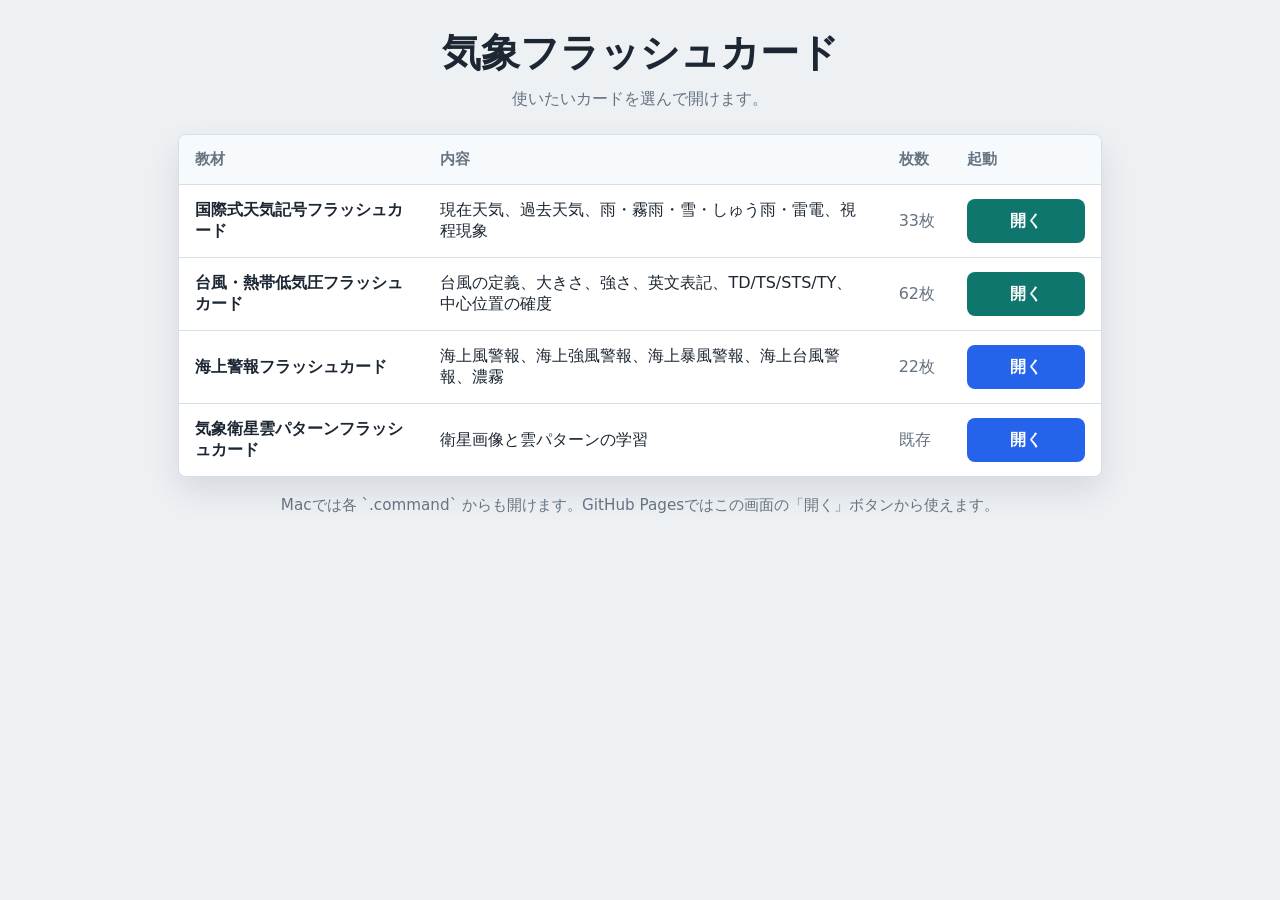
<file: index.html>
<!DOCTYPE html>
<html lang="ja">
<head>
  <meta charset="UTF-8">
  <meta name="viewport" content="width=device-width, initial-scale=1.0">
  <title>気象フラッシュカード</title>
  <style>
    :root {
      --bg: #eef1f4;
      --panel: #ffffff;
      --ink: #1d2733;
      --muted: #667381;
      --line: #d8dee6;
      --accent: #0f766e;
      --accent-dark: #115e59;
      --blue: #2563eb;
      --shadow: 0 14px 32px rgba(31, 41, 55, 0.12);
    }

    * {
      box-sizing: border-box;
    }

    body {
      margin: 0;
      min-height: 100vh;
      font-family: system-ui, -apple-system, BlinkMacSystemFont, "Hiragino Sans", "Yu Gothic", sans-serif;
      color: var(--ink);
      background: var(--bg);
    }

    main {
      width: min(960px, 100%);
      margin: 0 auto;
      padding: 28px 18px 36px;
    }

    header {
      margin-bottom: 22px;
      text-align: center;
    }

    h1 {
      margin: 0 0 8px;
      font-size: clamp(1.7rem, 5vw, 2.45rem);
      line-height: 1.25;
    }

    p {
      margin: 0;
      color: var(--muted);
      line-height: 1.7;
    }

    .table-wrap {
      overflow-x: auto;
      background: var(--panel);
      border: 1px solid var(--line);
      border-radius: 8px;
      box-shadow: var(--shadow);
    }

    table {
      width: 100%;
      border-collapse: collapse;
      min-width: 700px;
    }

    th,
    td {
      padding: 14px 16px;
      border-bottom: 1px solid var(--line);
      text-align: left;
      vertical-align: middle;
    }

    th {
      background: #f7fafc;
      color: var(--muted);
      font-size: 0.95rem;
      font-weight: 650;
    }

    tr:last-child td {
      border-bottom: 0;
    }

    .title {
      font-weight: 700;
    }

    .count {
      white-space: nowrap;
      color: var(--muted);
    }

    .open-link {
      display: inline-flex;
      align-items: center;
      justify-content: center;
      min-height: 44px;
      min-width: 118px;
      border-radius: 8px;
      color: #ffffff;
      background: var(--accent);
      text-decoration: none;
      font-weight: 650;
    }

    .open-link:hover {
      background: var(--accent-dark);
    }

    .open-link.secondary {
      background: var(--blue);
    }

    .note {
      margin-top: 16px;
      text-align: center;
      font-size: 0.95rem;
    }

    @media (max-width: 760px) {
      main {
        padding: 20px 12px 28px;
      }

      .table-wrap {
        border-radius: 8px;
      }
    }
  </style>
</head>
<body>
  <main>
    <header>
      <h1>気象フラッシュカード</h1>
      <p>使いたいカードを選んで開けます。</p>
    </header>

    <section class="table-wrap" aria-label="フラッシュカード一覧">
      <table>
        <thead>
          <tr>
            <th>教材</th>
            <th>内容</th>
            <th>枚数</th>
            <th>起動</th>
          </tr>
        </thead>
        <tbody>
          <tr>
            <td class="title">国際式天気記号フラッシュカード</td>
            <td>現在天気、過去天気、雨・霧雨・雪・しゅう雨・雷電、視程現象</td>
            <td class="count">33枚</td>
            <td><a class="open-link" href="国際式天気記号フラッシュカード/index.html">開く</a></td>
          </tr>
          <tr>
            <td class="title">台風・熱帯低気圧フラッシュカード</td>
            <td>台風の定義、大きさ、強さ、英文表記、TD/TS/STS/TY、中心位置の確度</td>
            <td class="count">62枚</td>
            <td><a class="open-link" href="台風・熱帯低気圧フラッシュカード/index.html">開く</a></td>
          </tr>
          <tr>
            <td class="title">海上警報フラッシュカード</td>
            <td>海上風警報、海上強風警報、海上暴風警報、海上台風警報、濃霧</td>
            <td class="count">22枚</td>
            <td><a class="open-link secondary" href="海上警報フラッシュカード/index.html">開く</a></td>
          </tr>
          <tr>
            <td class="title">気象衛星雲パターンフラッシュカード</td>
            <td>衛星画像と雲パターンの学習</td>
            <td class="count">既存</td>
            <td><a class="open-link secondary" href="気象衛星雲パターンフラッシュカード/index.html">開く</a></td>
          </tr>
        </tbody>
      </table>
    </section>

    <p class="note">Macでは各 `.command` からも開けます。GitHub Pagesではこの画面の「開く」ボタンから使えます。</p>
  </main>
</body>
</html>
</file>
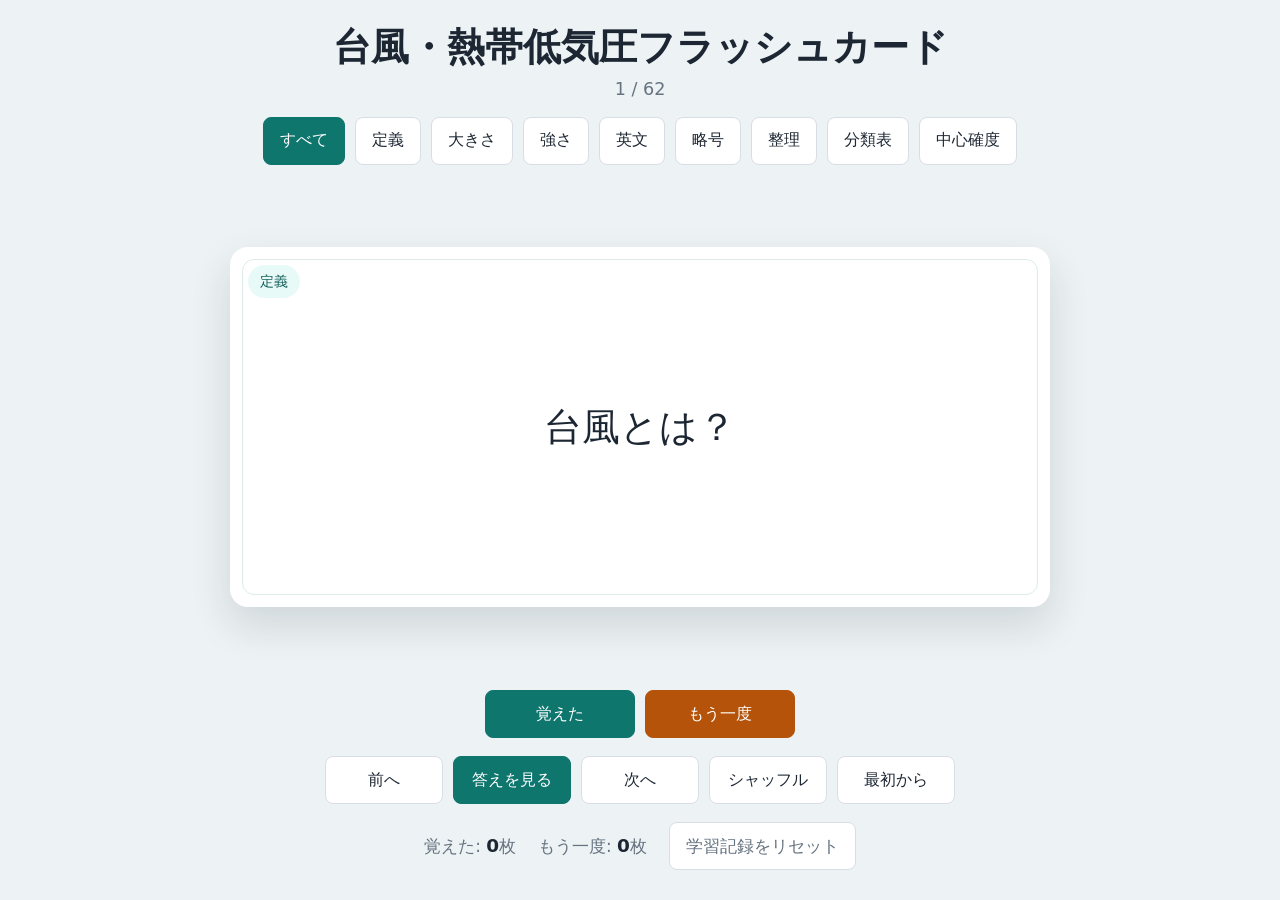
<file: 台風・熱帯低気圧フラッシュカード/index.html>
<!DOCTYPE html>
<html lang="ja">
<head>
  <meta charset="UTF-8">
  <meta name="viewport" content="width=device-width, initial-scale=1.0">
  <title>台風・熱帯低気圧フラッシュカード</title>
  <link rel="stylesheet" href="style.css">
</head>
<body>
  <main class="app">
    <header class="app-header">
      <h1>台風・熱帯低気圧フラッシュカード</h1>
      <p id="progress" class="progress">1 / 62</p>
    </header>

    <section class="filter-panel" aria-label="カードの種類">
      <button class="filter-button active" type="button" data-filter="すべて">すべて</button>
      <button class="filter-button" type="button" data-filter="定義">定義</button>
      <button class="filter-button" type="button" data-filter="大きさ">大きさ</button>
      <button class="filter-button" type="button" data-filter="強さ">強さ</button>
      <button class="filter-button" type="button" data-filter="英文">英文</button>
      <button class="filter-button" type="button" data-filter="略号">略号</button>
      <button class="filter-button" type="button" data-filter="整理">整理</button>
      <button class="filter-button" type="button" data-filter="分類表">分類表</button>
      <button class="filter-button" type="button" data-filter="中心確度">中心確度</button>
    </section>

    <section class="card-zone">
      <button id="flashcard" class="flashcard" type="button" aria-label="カードをめくる">
        <span class="card-inner">
          <span class="card-face card-front">
            <span id="categoryLabel" class="category-label">定義</span>
            <span id="frontText" class="front-text">台風とは？</span>
          </span>
          <span class="card-face card-back">
            <span id="backCategoryLabel" class="category-label answer-label">定義の答え</span>
            <span id="backText" class="back-text">北西太平洋または南シナ海にある広義の熱帯低気圧のうち、最大風速がおよそ34KT以上のもの。</span>
          </span>
        </span>
      </button>
    </section>

    <section class="memory-controls" aria-label="学習結果">
      <button id="rememberedButton" class="memory-button remembered" type="button">覚えた</button>
      <button id="againButton" class="memory-button again" type="button">もう一度</button>
    </section>

    <nav class="controls" aria-label="カード操作">
      <button id="prevButton" type="button">前へ</button>
      <button id="flipButton" type="button">答えを見る</button>
      <button id="nextButton" type="button">次へ</button>
      <button id="shuffleButton" type="button">シャッフル</button>
      <button id="restartButton" type="button">最初から</button>
    </nav>

    <footer class="stats-panel">
      <div class="stats">
        <span>覚えた: <strong id="rememberedCount">0</strong>枚</span>
        <span>もう一度: <strong id="againCount">0</strong>枚</span>
      </div>
      <button id="resetButton" class="reset-button" type="button">学習記録をリセット</button>
    </footer>
  </main>

  <script src="script.js"></script>
</body>
</html>
</file>
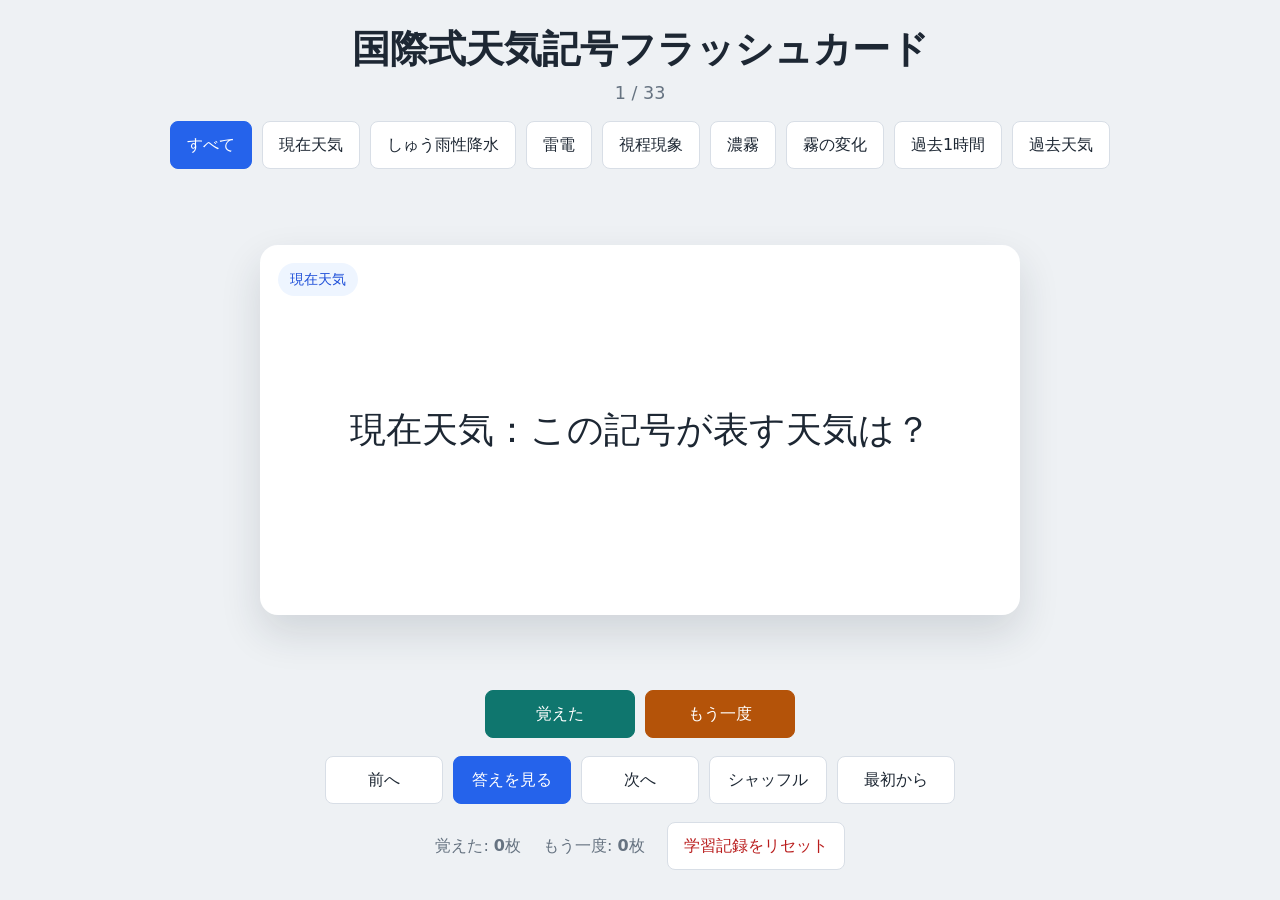
<file: 国際式天気記号フラッシュカード/index.html>
<!DOCTYPE html>
<html lang="ja">
<head>
  <meta charset="UTF-8">
  <meta name="viewport" content="width=device-width, initial-scale=1.0">
  <title>国際式天気記号フラッシュカード</title>
  <link rel="stylesheet" href="style.css">
  <link rel="stylesheet" href="images.css">
</head>
<body>
  <main class="app">
    <header class="app-header"><h1>国際式天気記号フラッシュカード</h1><p id="progress" class="progress"></p></header>
    <section id="filters" class="filter-panel" aria-label="カードの種類"></section>
    <section class="card-zone">
      <button id="flashcard" class="flashcard" type="button" aria-label="カードをめくる"><span class="card-inner">
        <span class="card-face card-front"><span id="categoryLabel" class="category-label"></span><span id="frontText" class="front-text"></span></span>
        <span class="card-face card-back"><span id="backCategoryLabel" class="category-label answer-label">答え</span><span id="backText" class="back-text"></span><span id="noteText" class="note-text"></span></span>
      </span></button>
    </section>
    <section class="memory-controls"><button id="rememberedButton" class="memory-button remembered">覚えた</button><button id="againButton" class="memory-button again">もう一度</button></section>
    <nav class="controls"><button id="prevButton">前へ</button><button id="flipButton">答えを見る</button><button id="nextButton">次へ</button><button id="shuffleButton">シャッフル</button><button id="restartButton">最初から</button></nav>
    <footer class="stats-panel"><div class="stats"><span>覚えた: <strong id="rememberedCount">0</strong>枚</span><span>もう一度: <strong id="againCount">0</strong>枚</span></div><button id="resetButton" class="reset-button">学習記録をリセット</button></footer>
  </main>
  <script src="script.js"></script>
</body>
</html>
</file>
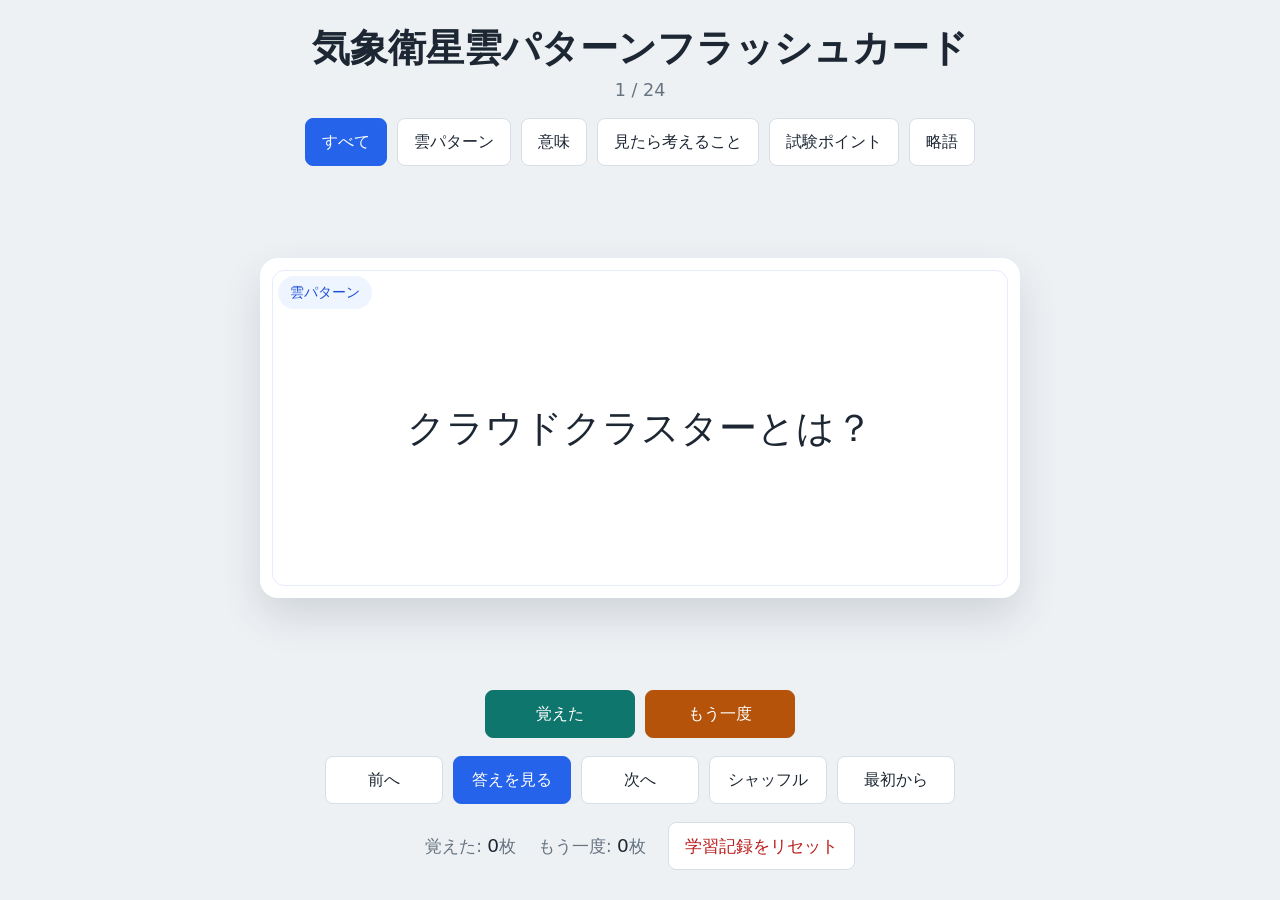
<file: 気象衛星雲パターンフラッシュカード/index.html>
<!DOCTYPE html>
<html lang="ja">
<head>
  <meta charset="UTF-8">
  <meta name="viewport" content="width=device-width, initial-scale=1.0">
  <title>気象衛星雲パターンフラッシュカード</title>
  <link rel="stylesheet" href="style.css">
</head>
<body>
  <main class="app">
    <header class="app-header">
      <h1>気象衛星雲パターンフラッシュカード</h1>
      <p id="progress" class="progress">1 / 24</p>
    </header>

    <section class="filter-panel" aria-label="カードの種類">
      <button class="filter-button active" type="button" data-filter="すべて">すべて</button>
      <button class="filter-button" type="button" data-filter="雲パターン">雲パターン</button>
      <button class="filter-button" type="button" data-filter="意味">意味</button>
      <button class="filter-button" type="button" data-filter="見たら考えること">見たら考えること</button>
      <button class="filter-button" type="button" data-filter="試験ポイント">試験ポイント</button>
      <button class="filter-button" type="button" data-filter="略語">略語</button>
    </section>

    <section class="card-zone">
      <button id="flashcard" class="flashcard" type="button" aria-label="カードをめくる">
        <span class="card-inner">
          <span class="card-face card-front">
            <span id="categoryLabel" class="category-label">雲パターン</span>
            <span id="frontText" class="front-text">クラウドクラスターとは？</span>
          </span>
          <span id="backArea" class="card-face card-back">
            <span id="backCategoryLabel" class="category-label answer-label">答え</span>
            <span id="backText" class="back-text">積乱雲 Cb が集まってできた大きな雲のかたまり</span>
            <span id="noteText" class="note-text">大雨・雷・激しい対流に注意します。</span>
          </span>
        </span>
      </button>
    </section>

    <section class="memory-controls" aria-label="学習結果">
      <button id="rememberedButton" class="memory-button remembered" type="button">覚えた</button>
      <button id="againButton" class="memory-button again" type="button">もう一度</button>
    </section>

    <nav class="controls" aria-label="カード操作">
      <button id="prevButton" type="button">前へ</button>
      <button id="flipButton" type="button">答えを見る</button>
      <button id="nextButton" type="button">次へ</button>
      <button id="shuffleButton" type="button">シャッフル</button>
      <button id="restartButton" type="button">最初から</button>
    </nav>

    <footer class="stats-panel">
      <div class="stats">
        <span>覚えた: <strong id="rememberedCount">0</strong>枚</span>
        <span>もう一度: <strong id="againCount">0</strong>枚</span>
      </div>
      <button id="resetButton" class="reset-button" type="button">学習記録をリセット</button>
    </footer>
  </main>

  <script src="script.js"></script>
</body>
</html>
</file>
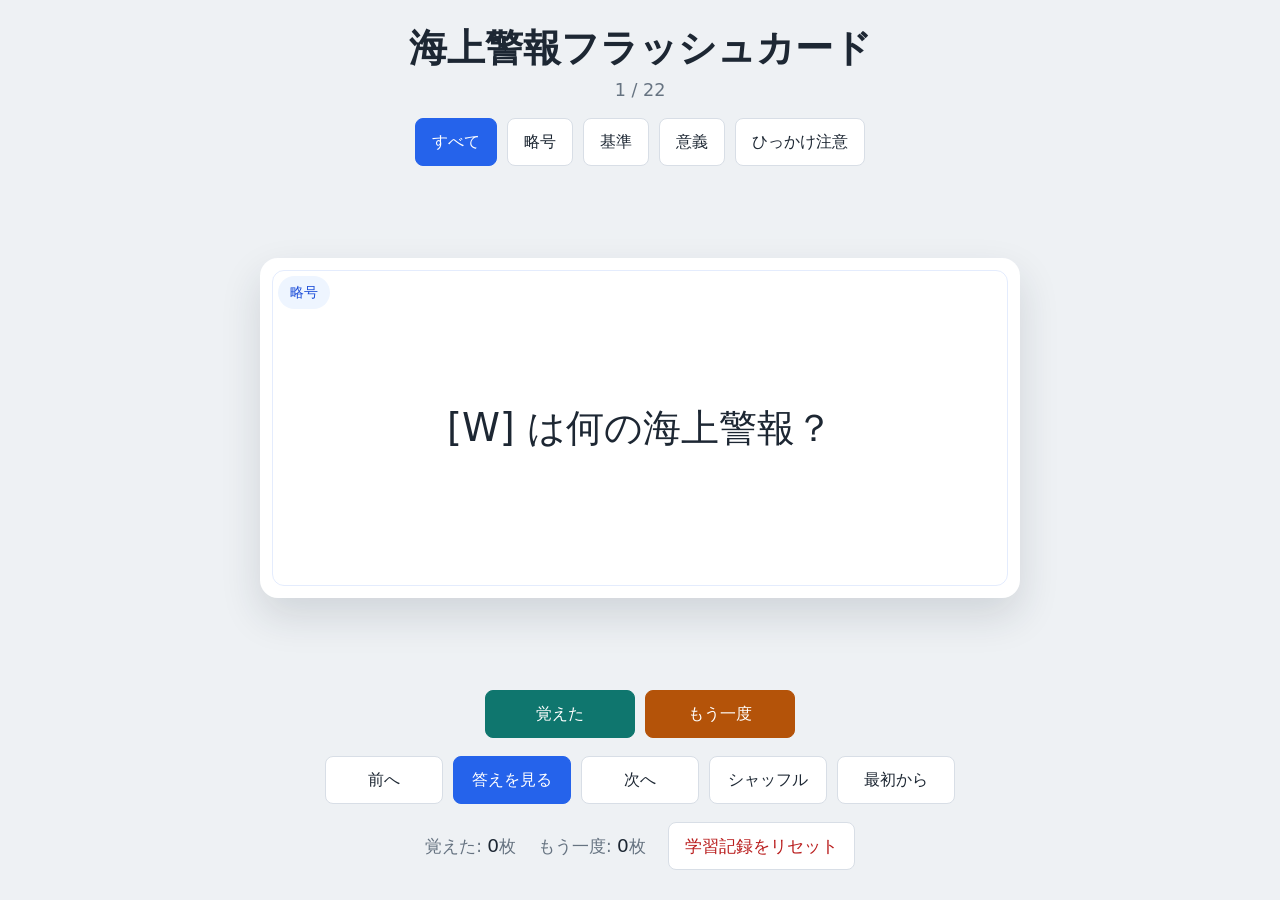
<file: 海上警報_app/index.html>
<!DOCTYPE html>
<html lang="ja">
<head>
  <meta charset="UTF-8">
  <meta name="viewport" content="width=device-width, initial-scale=1.0">
  <title>海上警報フラッシュカード</title>
  <link rel="stylesheet" href="style.css">
</head>
<body>
  <main class="app">
    <header class="app-header">
      <h1>海上警報フラッシュカード</h1>
      <p id="progress" class="progress">1 / 22</p>
    </header>

    <section class="filter-panel" aria-label="カードの種類">
      <button class="filter-button active" type="button" data-filter="すべて">すべて</button>
      <button class="filter-button" type="button" data-filter="略号">略号</button>
      <button class="filter-button" type="button" data-filter="基準">基準</button>
      <button class="filter-button" type="button" data-filter="意義">意義</button>
      <button class="filter-button" type="button" data-filter="ひっかけ注意">ひっかけ注意</button>
    </section>

    <section class="card-zone">
      <button id="flashcard" class="flashcard" type="button" aria-label="カードをめくる">
        <span class="card-inner">
          <span class="card-face card-front">
            <span id="categoryLabel" class="category-label">略号</span>
            <span id="frontText" class="front-text">[W] は何の海上警報？</span>
          </span>
          <span id="backArea" class="card-face card-back">
            <span id="backCategoryLabel" class="category-label answer-label">答え</span>
            <span id="backText" class="back-text">海上風警報</span>
            <span id="noteText" class="note-text">最大風速28kt以上34kt未満。まず危ない風が W。</span>
          </span>
        </span>
      </button>
    </section>

    <section class="memory-controls" aria-label="学習結果">
      <button id="rememberedButton" class="memory-button remembered" type="button">覚えた</button>
      <button id="againButton" class="memory-button again" type="button">もう一度</button>
    </section>

    <nav class="controls" aria-label="カード操作">
      <button id="prevButton" type="button">前へ</button>
      <button id="flipButton" type="button">答えを見る</button>
      <button id="nextButton" type="button">次へ</button>
      <button id="shuffleButton" type="button">シャッフル</button>
      <button id="restartButton" type="button">最初から</button>
    </nav>

    <footer class="stats-panel">
      <div class="stats">
        <span>覚えた: <strong id="rememberedCount">0</strong>枚</span>
        <span>もう一度: <strong id="againCount">0</strong>枚</span>
      </div>
      <button id="resetButton" class="reset-button" type="button">学習記録をリセット</button>
    </footer>
  </main>

  <script src="script.js"></script>
</body>
</html>
</file>
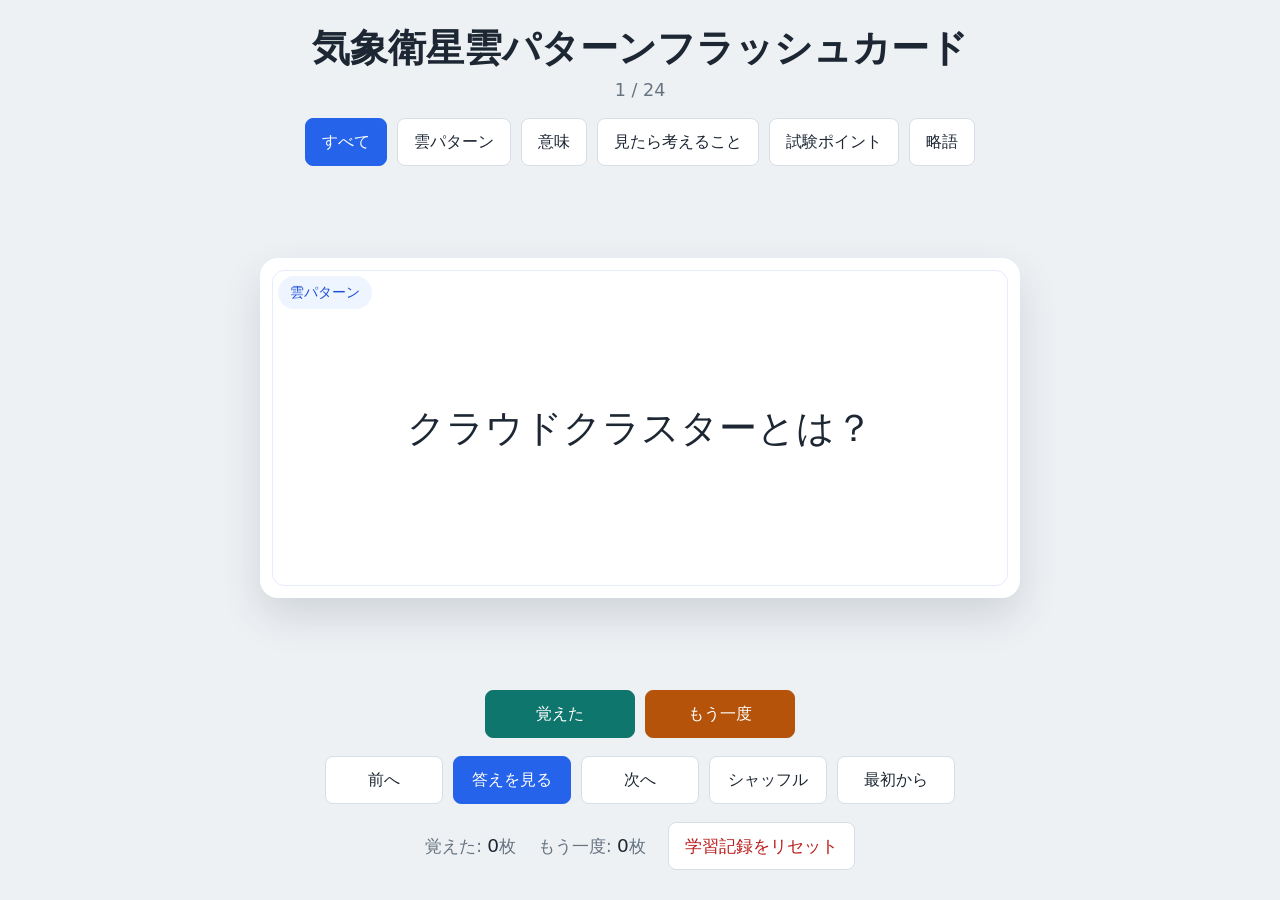
<file: 衛星雲パターン.html>
<!DOCTYPE html>
<html lang="ja">
<head>
  <meta charset="UTF-8">
  <meta name="viewport" content="width=device-width, initial-scale=1.0">
  <title>気象衛星雲パターンフラッシュカード</title>
  <style>
:root {
  --bg: #eef1f4;
  --card: #ffffff;
  --ink: #1d2733;
  --muted: #667381;
  --line: #d8dee6;
  --accent: #2563eb;
  --accent-dark: #1d4ed8;
  --answer: #0f766e;
  --again: #b45309;
  --danger: #b91c1c;
  --shadow: 0 18px 40px rgba(31, 41, 55, 0.14);
}

* {
  box-sizing: border-box;
}

body {
  margin: 0;
  min-height: 100vh;
  font-family: system-ui, -apple-system, BlinkMacSystemFont, "Hiragino Sans", "Yu Gothic", sans-serif;
  color: var(--ink);
  background: var(--bg);
}

button {
  font: inherit;
}

.app {
  width: min(980px, 100%);
  min-height: 100vh;
  margin: 0 auto;
  padding: 24px 18px 30px;
  display: flex;
  flex-direction: column;
  gap: 18px;
}

.app-header {
  text-align: center;
}

h1 {
  margin: 0 0 8px;
  font-size: clamp(1.7rem, 4vw, 2.4rem);
  line-height: 1.25;
  font-weight: 600;
}

.progress {
  margin: 0;
  color: var(--muted);
  font-size: 1.1rem;
  font-weight: 400;
}

.filter-panel,
.controls,
.memory-controls {
  display: flex;
  flex-wrap: wrap;
  justify-content: center;
  gap: 10px;
}

.filter-button,
.controls button,
.memory-button,
.reset-button {
  min-height: 48px;
  border: 1px solid var(--line);
  border-radius: 8px;
  padding: 10px 16px;
  color: var(--ink);
  background: #ffffff;
  font-weight: 400;
  cursor: pointer;
  transition: transform 0.16s ease, box-shadow 0.16s ease, background 0.16s ease, color 0.16s ease;
}

.filter-button:hover,
.controls button:hover,
.memory-button:hover,
.reset-button:hover {
  transform: translateY(-1px);
  box-shadow: 0 8px 18px rgba(31, 41, 55, 0.12);
}

.filter-button.active,
.controls #flipButton {
  border-color: var(--accent);
  color: #ffffff;
  background: var(--accent);
}

.controls #flipButton:hover {
  background: var(--accent-dark);
}

.card-zone {
  display: grid;
  place-items: center;
  flex: 1;
  min-height: 330px;
  perspective: 1200px;
}

.flashcard {
  width: min(760px, 100%);
  min-height: 340px;
  border: 0;
  border-radius: 18px;
  padding: 0;
  background: transparent;
  color: var(--ink);
  cursor: pointer;
  text-align: center;
  position: relative;
  perspective: 1200px;
}

.card-inner {
  width: 100%;
  min-height: 340px;
  display: block;
  position: relative;
  transform-style: preserve-3d;
  transition: transform 0.62s cubic-bezier(0.2, 0.8, 0.2, 1);
}

.flashcard.is-back .card-inner {
  transform: rotateY(180deg);
}

.card-face {
  position: absolute;
  inset: 0;
  min-height: 340px;
  border-radius: 18px;
  padding: clamp(24px, 5vw, 44px);
  background: var(--card);
  box-shadow: var(--shadow);
  display: flex;
  flex-direction: column;
  justify-content: center;
  align-items: center;
  gap: 24px;
  overflow: hidden;
  backface-visibility: hidden;
  -webkit-backface-visibility: hidden;
}

.card-front::after,
.card-back::after {
  content: "";
  position: absolute;
  inset: 12px;
  border: 1px solid rgba(37, 99, 235, 0.12);
  border-radius: 12px;
  pointer-events: none;
}

.card-back {
  background: #f7fffd;
  box-shadow: 0 18px 40px rgba(15, 118, 110, 0.16);
  transform: rotateY(180deg);
}

.category-label {
  position: absolute;
  top: 18px;
  left: 18px;
  border-radius: 999px;
  padding: 7px 12px;
  background: #eef5ff;
  color: var(--accent-dark);
  font-size: 0.9rem;
  font-weight: 400;
}

.answer-label {
  background: #e8faf7;
  color: var(--answer);
}

.front-text {
  font-size: clamp(1.45rem, 4.8vw, 2.4rem);
  line-height: 1.45;
  font-weight: 400;
  transform: translateZ(1px);
}

.back-text {
  color: var(--answer);
  font-size: clamp(1.45rem, 4.6vw, 2.3rem);
  line-height: 1.45;
  font-weight: 400;
  transform: translateZ(1px);
}

.note-text {
  color: var(--muted);
  font-size: clamp(1rem, 2.6vw, 1.25rem);
  line-height: 1.7;
  font-weight: 400;
  transform: translateZ(1px);
}

.important {
  display: inline-block;
  margin: 0 0.08em;
  padding: 0.02em 0.18em;
  border-radius: 6px;
  color: var(--danger);
  background: #fff1f2;
  font-weight: 600;
}

.memory-button {
  min-width: 150px;
  color: #ffffff;
}

.memory-button.remembered {
  border-color: var(--answer);
  background: var(--answer);
}

.memory-button.again {
  border-color: var(--again);
  background: var(--again);
}

.controls button {
  min-width: 118px;
}

.stats-panel {
  display: flex;
  flex-wrap: wrap;
  align-items: center;
  justify-content: center;
  gap: 14px 22px;
  color: var(--muted);
  font-size: 1.05rem;
}

.stats {
  display: flex;
  flex-wrap: wrap;
  justify-content: center;
  gap: 14px 22px;
}

.stats strong {
  color: var(--ink);
  font-size: 1.1em;
  font-weight: 400;
}

.reset-button {
  color: var(--danger);
}

@media (max-width: 560px) {
  .app {
    padding: 18px 12px 22px;
    gap: 14px;
  }

  .filter-button,
  .controls button,
  .memory-button,
  .reset-button {
    flex: 1 1 140px;
    padding-inline: 10px;
  }

  .card-zone {
    min-height: 300px;
  }

  .flashcard {
    min-height: 310px;
    border-radius: 14px;
  }

  .card-inner,
  .card-face {
    min-height: 310px;
    border-radius: 14px;
  }
}

@media (prefers-reduced-motion: reduce) {
  .card-inner {
    transition: none;
  }
}

</style>
</head>
<body>
  <main class="app">
    <header class="app-header">
      <h1>気象衛星雲パターンフラッシュカード</h1>
      <p id="progress" class="progress">1 / 24</p>
    </header>

    <section class="filter-panel" aria-label="カードの種類">
      <button class="filter-button active" type="button" data-filter="すべて">すべて</button>
      <button class="filter-button" type="button" data-filter="雲パターン">雲パターン</button>
      <button class="filter-button" type="button" data-filter="意味">意味</button>
      <button class="filter-button" type="button" data-filter="見たら考えること">見たら考えること</button>
      <button class="filter-button" type="button" data-filter="試験ポイント">試験ポイント</button>
      <button class="filter-button" type="button" data-filter="略語">略語</button>
    </section>

    <section class="card-zone">
      <button id="flashcard" class="flashcard" type="button" aria-label="カードをめくる">
        <span class="card-inner">
          <span class="card-face card-front">
            <span id="categoryLabel" class="category-label">雲パターン</span>
            <span id="frontText" class="front-text">クラウドクラスターとは？</span>
          </span>
          <span id="backArea" class="card-face card-back">
            <span id="backCategoryLabel" class="category-label answer-label">答え</span>
            <span id="backText" class="back-text">積乱雲 Cb が集まってできた大きな雲のかたまり</span>
            <span id="noteText" class="note-text">大雨・雷・激しい対流に注意します。</span>
          </span>
        </span>
      </button>
    </section>

    <section class="memory-controls" aria-label="学習結果">
      <button id="rememberedButton" class="memory-button remembered" type="button">覚えた</button>
      <button id="againButton" class="memory-button again" type="button">もう一度</button>
    </section>

    <nav class="controls" aria-label="カード操作">
      <button id="prevButton" type="button">前へ</button>
      <button id="flipButton" type="button">答えを見る</button>
      <button id="nextButton" type="button">次へ</button>
      <button id="shuffleButton" type="button">シャッフル</button>
      <button id="restartButton" type="button">最初から</button>
    </nav>

    <footer class="stats-panel">
      <div class="stats">
        <span>覚えた: <strong id="rememberedCount">0</strong>枚</span>
        <span>もう一度: <strong id="againCount">0</strong>枚</span>
      </div>
      <button id="resetButton" class="reset-button" type="button">学習記録をリセット</button>
    </footer>
  </main>

  <script>
const cards = [
  { category: "雲パターン", front: "クラウドクラスターとは？", back: "積乱雲 Cb が集まってできた大きな雲のかたまり", note: "大雨・雷・激しい対流に注意します。水平スケールは数百kmに達することがあります。" },
  { category: "見たら考えること", front: "クラウドクラスターを見たら何を考える？", back: "大雨・雷・激しい対流", note: "日本付近では梅雨期に大雨をもたらすことがあります。" },
  { category: "雲パターン", front: "バルジとは？", back: "前線に伴う雲バンドが、寒気側・極側へふくらむ形", note: "雲域が発達するほど、ふくらみがはっきりします。" },
  { category: "見たら考えること", front: "バルジを見たら何を考える？", back: "低気圧の発達・前線波動・暖湿気の上昇", note: "試験では、バルジは低気圧発達や暖湿気上昇と結びつけます。" },
  { category: "雲パターン", front: "フックとは？", back: "発達中の雲域の縁が、かぎ針のように曲がる形", note: "雲域後面から寒気が入り始めたサインです。" },
  { category: "見たら考えること", front: "フックを見たら何を考える？", back: "寒気流入・地上低気圧付近", note: "地上低気圧の中心位置とおおよそ対応することがあります。" },
  { category: "雲パターン", front: "トランスバースラインとは？", back: "上空の流れにほぼ直角に並ぶ、小さな波状の巻雲列", note: "ジェット気流付近に現れやすい雲パターンです。" },
  { category: "見たら考えること", front: "トランスバースラインを見たら何を考える？", back: "強いジェット気流・乱気流", note: "通常ジェット気流に沿って現れ、80kt以上の風速を伴うことがあります。" },
  { category: "雲パターン", front: "Ciストリークとは？", back: "細長い筋状の巻雲", note: "Ci は巻雲のことです。" },
  { category: "見たら考えること", front: "Ciストリークを見たら何を考える？", back: "上層の流れ・ジェット気流", note: "ジェットに沿って見られ、下層の雲を発達させることもあります。" },
  { category: "雲パターン", front: "にんじん状雲とは？", back: "風上側が細く、風下側に広がるにんじん形の雲", note: "形で覚えやすい、激しい対流現象のサインです。" },
  { category: "見たら考えること", front: "にんじん状雲を見たら何を考える？", back: "豪雨・突風・雷・降ひょう", note: "特に細い穂先部分で顕著現象を伴いやすいです。" },
  { category: "意味", front: "雲パターンから何が推定できる？", back: "上空の風、ジェット気流、低気圧の発達、大雨・雷の危険", note: "雲の形は、大気の流れ・温度・水蒸気分布・安定度と関係します。" },
  { category: "意味", front: "雲パターンを見る意義は？", back: "大気の立体構造を把握する手がかりになること", note: "衛星画像では、雲の形から上空や下層の状態を推定します。" },
  { category: "略語", front: "Cb とは何のこと？", back: "積乱雲", note: "正式には Cumulonimbus（キュムロニンバス）の略です。" },
  { category: "略語", front: "Cb の特徴は？", back: "強い上昇気流で発達する背の高い雲", note: "大雨・雷・突風・降ひょうなどの激しい現象と関係します。" },
  { category: "試験ポイント", front: "強い雨・積乱雲系に分ける雲パターンは？", back: "クラウドクラスター、にんじん状雲", note: "どちらも対流活動や大雨に注意するパターンです。" },
  { category: "試験ポイント", front: "低気圧の発達を見る雲パターンは？", back: "バルジ、フック", note: "バルジは発達・暖湿気上昇、フックは寒気流入・低気圧付近と覚えます。" },
  { category: "試験ポイント", front: "上空のジェット気流を見る雲パターンは？", back: "Ciストリーク、トランスバースライン", note: "Ciストリークはジェットに沿う、トランスバースラインはジェット付近の乱気流に注意です。" },
  { category: "試験ポイント", front: "バルジのキーワードは？", back: "低気圧発達・暖湿気上昇", note: "前線に伴う雲バンドが寒気側・極側へふくらむ形です。" },
  { category: "試験ポイント", front: "フックのキーワードは？", back: "寒気流入・地上低気圧付近", note: "発達中の雲域の縁がフック状に曲がる形です。" },
  { category: "試験ポイント", front: "Ciストリークのキーワードは？", back: "ジェットに沿う", note: "上層の流れを示す細長い筋状の巻雲です。" },
  { category: "試験ポイント", front: "トランスバースラインのキーワードは？", back: "ジェット付近・乱気流", note: "上空の流れにほぼ直角に並ぶ小さな波状の巻雲列です。" },
  { category: "試験ポイント", front: "にんじん状雲のキーワードは？", back: "激しい対流現象", note: "豪雨・突風・雷・降ひょうに注意します。" }
];

const STORAGE_KEYS = {
  filter: "satelliteCloudPatternFlashcards.filter",
  index: "satelliteCloudPatternFlashcards.index",
  remembered: "satelliteCloudPatternFlashcards.remembered",
  again: "satelliteCloudPatternFlashcards.again"
};

const progress = document.getElementById("progress");
const flashcard = document.getElementById("flashcard");
const categoryLabel = document.getElementById("categoryLabel");
const backCategoryLabel = document.getElementById("backCategoryLabel");
const frontText = document.getElementById("frontText");
const backText = document.getElementById("backText");
const noteText = document.getElementById("noteText");
const flipButton = document.getElementById("flipButton");
const prevButton = document.getElementById("prevButton");
const nextButton = document.getElementById("nextButton");
const shuffleButton = document.getElementById("shuffleButton");
const restartButton = document.getElementById("restartButton");
const rememberedButton = document.getElementById("rememberedButton");
const againButton = document.getElementById("againButton");
const rememberedCount = document.getElementById("rememberedCount");
const againCount = document.getElementById("againCount");
const resetButton = document.getElementById("resetButton");
const filterButtons = Array.from(document.querySelectorAll(".filter-button"));

let currentFilter = localStorage.getItem(STORAGE_KEYS.filter) || "すべて";
let currentIndex = Number(localStorage.getItem(STORAGE_KEYS.index)) || 0;
let isBackVisible = false;
let filteredCards = [];
let deckCards = [];
let rememberedCards = loadSet(STORAGE_KEYS.remembered);
let againCards = loadSet(STORAGE_KEYS.again);

function loadSet(key) {
  try {
    const values = JSON.parse(localStorage.getItem(key) || "[]");
    return new Set(Array.isArray(values) ? values : []);
  } catch {
    return new Set();
  }
}

function saveSet(key, set) {
  localStorage.setItem(key, JSON.stringify(Array.from(set)));
}

function cardId(card) {
  return `${card.category}:${card.front}`;
}

function highlightImportant(text) {
  return text.replace(/(Cb|Cumulonimbus|数百km|80kt以上|ジェット気流|乱気流|低気圧|大雨|雷|突風|降ひょう|寒気|暖湿気|積乱雲)/g, '<span class="important">$1</span>');
}

function refreshFilteredCards() {
  filteredCards = currentFilter === "すべて"
    ? [...cards]
    : cards.filter((card) => card.category === currentFilter);
  deckCards = [...filteredCards];

  if (currentIndex >= deckCards.length) {
    currentIndex = 0;
  }
}

function savePosition() {
  localStorage.setItem(STORAGE_KEYS.filter, currentFilter);
  localStorage.setItem(STORAGE_KEYS.index, String(currentIndex));
}

function showFront() {
  isBackVisible = false;
  flashcard.classList.remove("is-back");
  flipButton.textContent = "答えを見る";
}

function showBack() {
  isBackVisible = true;
  flashcard.classList.add("is-back");
  flipButton.textContent = "問題に戻る";
}

function flipCard() {
  if (isBackVisible) {
    showFront();
  } else {
    showBack();
  }
}

function renderCard() {
  refreshFilteredCards();
  renderCardFromCurrentList();
  filterButtons.forEach((button) => {
    button.classList.toggle("active", button.dataset.filter === currentFilter);
  });
}

function moveCard(step) {
  currentIndex = (currentIndex + step + deckCards.length) % deckCards.length;
  renderCardFromCurrentList();
}

function shuffleCards() {
  for (let i = deckCards.length - 1; i > 0; i -= 1) {
    const j = Math.floor(Math.random() * (i + 1));
    [deckCards[i], deckCards[j]] = [deckCards[j], deckCards[i]];
  }
  currentIndex = 0;
  renderCardFromCurrentList();
}

function renderCardFromCurrentList() {
  const card = deckCards[currentIndex];
  progress.textContent = `${currentIndex + 1} / ${deckCards.length}`;
  categoryLabel.textContent = card.category;
  backCategoryLabel.textContent = `${card.category}の答え`;
  frontText.innerHTML = highlightImportant(card.front);
  backText.innerHTML = highlightImportant(card.back);
  noteText.innerHTML = highlightImportant(card.note);
  rememberedCount.textContent = rememberedCards.size;
  againCount.textContent = againCards.size;
  showFront();
  savePosition();
}

function markCard(target) {
  const id = cardId(deckCards[currentIndex]);
  if (target === "remembered") {
    rememberedCards.add(id);
    againCards.delete(id);
  } else {
    againCards.add(id);
    rememberedCards.delete(id);
  }
  saveSet(STORAGE_KEYS.remembered, rememberedCards);
  saveSet(STORAGE_KEYS.again, againCards);
  renderCardFromCurrentList();
}

flashcard.addEventListener("click", flipCard);
flipButton.addEventListener("click", flipCard);
prevButton.addEventListener("click", () => moveCard(-1));
nextButton.addEventListener("click", () => moveCard(1));
shuffleButton.addEventListener("click", shuffleCards);
restartButton.addEventListener("click", () => {
  currentIndex = 0;
  renderCard();
});

rememberedButton.addEventListener("click", () => markCard("remembered"));
againButton.addEventListener("click", () => markCard("again"));

resetButton.addEventListener("click", () => {
  rememberedCards.clear();
  againCards.clear();
  localStorage.removeItem(STORAGE_KEYS.remembered);
  localStorage.removeItem(STORAGE_KEYS.again);
  renderCardFromCurrentList();
});

filterButtons.forEach((button) => {
  button.addEventListener("click", () => {
    currentFilter = button.dataset.filter;
    currentIndex = 0;
    renderCard();
  });
});

renderCard();

</script>
</body>
</html>
</file>
<file: 台風・熱帯低気圧フラッシュカード/style.css>
:root {
  --bg: #edf2f4;
  --card: #ffffff;
  --ink: #1d2733;
  --muted: #667381;
  --line: #d8dee6;
  --accent: #0f766e;
  --accent-dark: #115e59;
  --answer: #1d4ed8;
  --again: #b45309;
  --danger: #b91c1c;
  --shadow: 0 18px 40px rgba(31, 41, 55, 0.14);
}

* {
  box-sizing: border-box;
}

body {
  margin: 0;
  min-height: 100vh;
  font-family: system-ui, -apple-system, BlinkMacSystemFont, "Hiragino Sans", "Yu Gothic", sans-serif;
  color: var(--ink);
  background: var(--bg);
}

button {
  font: inherit;
}

.app {
  width: min(1040px, 100%);
  min-height: 100vh;
  margin: 0 auto;
  padding: 24px 18px 30px;
  display: flex;
  flex-direction: column;
  gap: 18px;
}

.app-header {
  text-align: center;
}

h1 {
  margin: 0 0 8px;
  font-size: clamp(1.55rem, 4vw, 2.35rem);
  line-height: 1.25;
  font-weight: 650;
}

.progress {
  margin: 0;
  color: var(--muted);
  font-size: 1.1rem;
}

.filter-panel,
.controls,
.memory-controls {
  display: flex;
  flex-wrap: wrap;
  justify-content: center;
  gap: 10px;
}

.filter-button,
.controls button,
.memory-button,
.reset-button {
  min-height: 48px;
  border: 1px solid var(--line);
  border-radius: 8px;
  padding: 10px 16px;
  color: var(--ink);
  background: #ffffff;
  cursor: pointer;
  transition: transform 0.16s ease, box-shadow 0.16s ease, background 0.16s ease, color 0.16s ease;
}

.filter-button:hover,
.controls button:hover,
.memory-button:hover,
.reset-button:hover {
  transform: translateY(-1px);
  box-shadow: 0 8px 18px rgba(31, 41, 55, 0.12);
}

.filter-button.active,
.controls #flipButton {
  border-color: var(--accent);
  color: #ffffff;
  background: var(--accent);
}

.controls #flipButton:hover {
  background: var(--accent-dark);
}

.card-zone {
  display: grid;
  place-items: center;
  flex: 1;
  min-height: 360px;
  perspective: 1200px;
}

.flashcard {
  width: min(820px, 100%);
  min-height: 360px;
  border: 0;
  border-radius: 18px;
  padding: 0;
  background: transparent;
  color: var(--ink);
  cursor: pointer;
  text-align: center;
  position: relative;
  perspective: 1200px;
}

.card-inner {
  width: 100%;
  min-height: 360px;
  display: block;
  position: relative;
  transform-style: preserve-3d;
  transition: transform 0.62s cubic-bezier(0.2, 0.8, 0.2, 1);
}

.flashcard.is-back .card-inner {
  transform: rotateY(180deg);
}

.card-face {
  position: absolute;
  inset: 0;
  min-height: 360px;
  border-radius: 18px;
  padding: clamp(28px, 5vw, 48px);
  background: var(--card);
  box-shadow: var(--shadow);
  display: flex;
  flex-direction: column;
  justify-content: center;
  align-items: center;
  gap: 22px;
  overflow: hidden;
  backface-visibility: hidden;
  -webkit-backface-visibility: hidden;
}

.card-front::after,
.card-back::after {
  content: "";
  position: absolute;
  inset: 12px;
  border: 1px solid rgba(15, 118, 110, 0.14);
  border-radius: 12px;
  pointer-events: none;
}

.card-back {
  background: #f7fbff;
  box-shadow: 0 18px 40px rgba(29, 78, 216, 0.15);
  transform: rotateY(180deg);
}

.category-label {
  position: absolute;
  top: 18px;
  left: 18px;
  border-radius: 999px;
  padding: 7px 12px;
  background: #e8faf7;
  color: var(--accent-dark);
  font-size: 0.9rem;
}

.answer-label {
  background: #eef5ff;
  color: var(--answer);
}

.front-text {
  font-size: clamp(1.45rem, 4.8vw, 2.35rem);
  line-height: 1.45;
  white-space: pre-line;
}

.back-text {
  color: var(--answer);
  font-size: clamp(1.3rem, 4.3vw, 2.15rem);
  line-height: 1.55;
  white-space: pre-line;
}

.important {
  display: inline-block;
  margin: 0 0.08em;
  padding: 0.02em 0.18em;
  border-radius: 6px;
  color: var(--danger);
  background: #fff1f2;
  font-weight: 700;
}

.memory-button {
  min-width: 150px;
  color: #ffffff;
}

.memory-button.remembered {
  border-color: var(--accent);
  background: var(--accent);
}

.memory-button.again {
  border-color: var(--again);
  background: var(--again);
}

.controls button {
  min-width: 118px;
}

.stats-panel {
  display: flex;
  flex-wrap: wrap;
  align-items: center;
  justify-content: center;
  gap: 14px 22px;
  color: var(--muted);
  font-size: 1.05rem;
}

.stats {
  display: flex;
  flex-wrap: wrap;
  justify-content: center;
  gap: 14px 22px;
}

.stats strong {
  color: var(--ink);
  font-size: 1.1em;
}

.reset-button {
  color: var(--muted);
}

@media (max-width: 640px) {
  .app {
    padding: 18px 12px 24px;
  }

  .filter-button,
  .controls button,
  .memory-button,
  .reset-button {
    flex: 1 1 130px;
    padding: 10px 12px;
  }

  .card-zone,
  .flashcard,
  .card-inner,
  .card-face {
    min-height: 390px;
  }

  .category-label {
    top: 14px;
    left: 14px;
  }
}
</file>
<file: 国際式天気記号フラッシュカード/style.css>
:root{--bg:#eef1f4;--card:#fff;--ink:#1d2733;--muted:#667381;--line:#d8dee6;--accent:#2563eb;--answer:#0f766e;--again:#b45309;--danger:#b91c1c;--shadow:0 18px 40px rgba(31,41,55,.14)}*{box-sizing:border-box}body{margin:0;min-height:100vh;font-family:system-ui,-apple-system,"Hiragino Sans","Yu Gothic",sans-serif;color:var(--ink);background:var(--bg)}button{font:inherit}.app{width:min(980px,100%);min-height:100vh;margin:auto;padding:24px 18px 30px;display:flex;flex-direction:column;gap:18px}.app-header{text-align:center}h1{margin:0 0 8px;font-size:clamp(1.7rem,4vw,2.4rem);font-weight:600}.progress{margin:0;color:var(--muted);font-size:1.1rem}.filter-panel,.controls,.memory-controls{display:flex;flex-wrap:wrap;justify-content:center;gap:10px}.filter-button,.controls button,.memory-button,.reset-button{min-height:48px;border:1px solid var(--line);border-radius:8px;padding:10px 16px;color:var(--ink);background:#fff;cursor:pointer}.filter-button.active,#flipButton{border-color:var(--accent);color:#fff;background:var(--accent)}.card-zone{display:grid;place-items:center;flex:1;min-height:360px;perspective:1200px}.flashcard{width:min(760px,100%);min-height:370px;border:0;padding:0;background:transparent;color:var(--ink);cursor:pointer;perspective:1200px}.card-inner{width:100%;min-height:370px;display:block;position:relative;transform-style:preserve-3d;transition:transform .62s cubic-bezier(.2,.8,.2,1)}.flashcard.is-back .card-inner{transform:rotateY(180deg)}.card-face{position:absolute;inset:0;min-height:370px;border-radius:18px;padding:clamp(30px,5vw,48px);background:var(--card);box-shadow:var(--shadow);display:flex;flex-direction:column;justify-content:center;align-items:center;gap:22px;overflow:auto;backface-visibility:hidden}.card-back{background:#f7fffd;transform:rotateY(180deg)}.category-label{position:absolute;top:18px;left:18px;border-radius:999px;padding:7px 12px;background:#eef5ff;color:#1d4ed8;font-size:.9rem}.answer-label{background:#e8faf7;color:var(--answer)}.front-text{font-size:clamp(1.35rem,4.5vw,2.25rem);line-height:1.55}.back-text{color:var(--answer);font-size:clamp(1.15rem,3.5vw,1.8rem);line-height:1.55}.note-text{color:var(--muted);font-size:clamp(.95rem,2.5vw,1.15rem);line-height:1.65}.memory-button{min-width:150px;color:#fff}.remembered{background:var(--answer);border-color:var(--answer)}.again{background:var(--again);border-color:var(--again)}.controls button{min-width:118px}.stats-panel,.stats{display:flex;flex-wrap:wrap;align-items:center;justify-content:center;gap:14px 22px;color:var(--muted)}.reset-button{color:var(--danger)}@media(max-width:560px){.app{padding:18px 12px}.filter-button,.controls button,.memory-button,.reset-button{flex:1 1 140px}.card-zone{min-height:330px}.flashcard,.card-inner,.card-face{min-height:330px}}@media(prefers-reduced-motion:reduce){.card-inner{transition:none}}
</file>
<file: 国際式天気記号フラッシュカード/images.css>
.front-text small {
  display: block;
  margin-top: 24px;
  color: var(--muted);
  font-size: clamp(1rem, 2.5vw, 1.25rem);
}

.symbol-group {
  display: flex;
  flex-wrap: wrap;
  align-items: center;
  justify-content: center;
  gap: 16px;
}

.symbol-group img {
  width: auto;
  height: auto;
  max-width: 150px;
  max-height: 110px;
  object-fit: contain;
  border-radius: 6px;
}
</file>
<file: 気象衛星雲パターンフラッシュカード/style.css>
:root {
  --bg: #eef1f4;
  --card: #ffffff;
  --ink: #1d2733;
  --muted: #667381;
  --line: #d8dee6;
  --accent: #2563eb;
  --accent-dark: #1d4ed8;
  --answer: #0f766e;
  --again: #b45309;
  --danger: #b91c1c;
  --shadow: 0 18px 40px rgba(31, 41, 55, 0.14);
}

* {
  box-sizing: border-box;
}

body {
  margin: 0;
  min-height: 100vh;
  font-family: system-ui, -apple-system, BlinkMacSystemFont, "Hiragino Sans", "Yu Gothic", sans-serif;
  color: var(--ink);
  background: var(--bg);
}

button {
  font: inherit;
}

.app {
  width: min(980px, 100%);
  min-height: 100vh;
  margin: 0 auto;
  padding: 24px 18px 30px;
  display: flex;
  flex-direction: column;
  gap: 18px;
}

.app-header {
  text-align: center;
}

h1 {
  margin: 0 0 8px;
  font-size: clamp(1.7rem, 4vw, 2.4rem);
  line-height: 1.25;
  font-weight: 600;
}

.progress {
  margin: 0;
  color: var(--muted);
  font-size: 1.1rem;
  font-weight: 400;
}

.filter-panel,
.controls,
.memory-controls {
  display: flex;
  flex-wrap: wrap;
  justify-content: center;
  gap: 10px;
}

.filter-button,
.controls button,
.memory-button,
.reset-button {
  min-height: 48px;
  border: 1px solid var(--line);
  border-radius: 8px;
  padding: 10px 16px;
  color: var(--ink);
  background: #ffffff;
  font-weight: 400;
  cursor: pointer;
  transition: transform 0.16s ease, box-shadow 0.16s ease, background 0.16s ease, color 0.16s ease;
}

.filter-button:hover,
.controls button:hover,
.memory-button:hover,
.reset-button:hover {
  transform: translateY(-1px);
  box-shadow: 0 8px 18px rgba(31, 41, 55, 0.12);
}

.filter-button.active,
.controls #flipButton {
  border-color: var(--accent);
  color: #ffffff;
  background: var(--accent);
}

.controls #flipButton:hover {
  background: var(--accent-dark);
}

.card-zone {
  display: grid;
  place-items: center;
  flex: 1;
  min-height: 330px;
  perspective: 1200px;
}

.flashcard {
  width: min(760px, 100%);
  min-height: 340px;
  border: 0;
  border-radius: 18px;
  padding: 0;
  background: transparent;
  color: var(--ink);
  cursor: pointer;
  text-align: center;
  position: relative;
  perspective: 1200px;
}

.card-inner {
  width: 100%;
  min-height: 340px;
  display: block;
  position: relative;
  transform-style: preserve-3d;
  transition: transform 0.62s cubic-bezier(0.2, 0.8, 0.2, 1);
}

.flashcard.is-back .card-inner {
  transform: rotateY(180deg);
}

.card-face {
  position: absolute;
  inset: 0;
  min-height: 340px;
  border-radius: 18px;
  padding: clamp(24px, 5vw, 44px);
  background: var(--card);
  box-shadow: var(--shadow);
  display: flex;
  flex-direction: column;
  justify-content: center;
  align-items: center;
  gap: 24px;
  overflow: hidden;
  backface-visibility: hidden;
  -webkit-backface-visibility: hidden;
}

.card-front::after,
.card-back::after {
  content: "";
  position: absolute;
  inset: 12px;
  border: 1px solid rgba(37, 99, 235, 0.12);
  border-radius: 12px;
  pointer-events: none;
}

.card-back {
  background: #f7fffd;
  box-shadow: 0 18px 40px rgba(15, 118, 110, 0.16);
  transform: rotateY(180deg);
}

.category-label {
  position: absolute;
  top: 18px;
  left: 18px;
  border-radius: 999px;
  padding: 7px 12px;
  background: #eef5ff;
  color: var(--accent-dark);
  font-size: 0.9rem;
  font-weight: 400;
}

.answer-label {
  background: #e8faf7;
  color: var(--answer);
}

.front-text {
  font-size: clamp(1.45rem, 4.8vw, 2.4rem);
  line-height: 1.45;
  font-weight: 400;
  transform: translateZ(1px);
}

.back-text {
  color: var(--answer);
  font-size: clamp(1.45rem, 4.6vw, 2.3rem);
  line-height: 1.45;
  font-weight: 400;
  transform: translateZ(1px);
}

.note-text {
  color: var(--muted);
  font-size: clamp(1rem, 2.6vw, 1.25rem);
  line-height: 1.7;
  font-weight: 400;
  transform: translateZ(1px);
}

.important {
  display: inline-block;
  margin: 0 0.08em;
  padding: 0.02em 0.18em;
  border-radius: 6px;
  color: var(--danger);
  background: #fff1f2;
  font-weight: 600;
}

.memory-button {
  min-width: 150px;
  color: #ffffff;
}

.memory-button.remembered {
  border-color: var(--answer);
  background: var(--answer);
}

.memory-button.again {
  border-color: var(--again);
  background: var(--again);
}

.controls button {
  min-width: 118px;
}

.stats-panel {
  display: flex;
  flex-wrap: wrap;
  align-items: center;
  justify-content: center;
  gap: 14px 22px;
  color: var(--muted);
  font-size: 1.05rem;
}

.stats {
  display: flex;
  flex-wrap: wrap;
  justify-content: center;
  gap: 14px 22px;
}

.stats strong {
  color: var(--ink);
  font-size: 1.1em;
  font-weight: 400;
}

.reset-button {
  color: var(--danger);
}

@media (max-width: 560px) {
  .app {
    padding: 18px 12px 22px;
    gap: 14px;
  }

  .filter-button,
  .controls button,
  .memory-button,
  .reset-button {
    flex: 1 1 140px;
    padding-inline: 10px;
  }

  .card-zone {
    min-height: 300px;
  }

  .flashcard {
    min-height: 310px;
    border-radius: 14px;
  }

  .card-inner,
  .card-face {
    min-height: 310px;
    border-radius: 14px;
  }
}

@media (prefers-reduced-motion: reduce) {
  .card-inner {
    transition: none;
  }
}
</file>
<file: 海上警報_app/style.css>
:root {
  --bg: #eef1f4;
  --card: #ffffff;
  --ink: #1d2733;
  --muted: #667381;
  --line: #d8dee6;
  --accent: #2563eb;
  --accent-dark: #1d4ed8;
  --answer: #0f766e;
  --again: #b45309;
  --danger: #b91c1c;
  --shadow: 0 18px 40px rgba(31, 41, 55, 0.14);
}

* {
  box-sizing: border-box;
}

body {
  margin: 0;
  min-height: 100vh;
  font-family: system-ui, -apple-system, BlinkMacSystemFont, "Hiragino Sans", "Yu Gothic", sans-serif;
  color: var(--ink);
  background: var(--bg);
}

button {
  font: inherit;
}

.app {
  width: min(980px, 100%);
  min-height: 100vh;
  margin: 0 auto;
  padding: 24px 18px 30px;
  display: flex;
  flex-direction: column;
  gap: 18px;
}

.app-header {
  text-align: center;
}

h1 {
  margin: 0 0 8px;
  font-size: clamp(1.7rem, 4vw, 2.4rem);
  line-height: 1.25;
  font-weight: 600;
}

.progress {
  margin: 0;
  color: var(--muted);
  font-size: 1.1rem;
  font-weight: 400;
}

.filter-panel,
.controls,
.memory-controls {
  display: flex;
  flex-wrap: wrap;
  justify-content: center;
  gap: 10px;
}

.filter-button,
.controls button,
.memory-button,
.reset-button {
  min-height: 48px;
  border: 1px solid var(--line);
  border-radius: 8px;
  padding: 10px 16px;
  color: var(--ink);
  background: #ffffff;
  font-weight: 400;
  cursor: pointer;
  transition: transform 0.16s ease, box-shadow 0.16s ease, background 0.16s ease, color 0.16s ease;
}

.filter-button:hover,
.controls button:hover,
.memory-button:hover,
.reset-button:hover {
  transform: translateY(-1px);
  box-shadow: 0 8px 18px rgba(31, 41, 55, 0.12);
}

.filter-button.active,
.controls #flipButton {
  border-color: var(--accent);
  color: #ffffff;
  background: var(--accent);
}

.controls #flipButton:hover {
  background: var(--accent-dark);
}

.card-zone {
  display: grid;
  place-items: center;
  flex: 1;
  min-height: 330px;
  perspective: 1200px;
}

.flashcard {
  width: min(760px, 100%);
  min-height: 340px;
  border: 0;
  border-radius: 18px;
  padding: 0;
  background: transparent;
  color: var(--ink);
  cursor: pointer;
  text-align: center;
  position: relative;
  perspective: 1200px;
}

.card-inner {
  width: 100%;
  min-height: 340px;
  display: block;
  position: relative;
  transform-style: preserve-3d;
  transition: transform 0.62s cubic-bezier(0.2, 0.8, 0.2, 1);
}

.flashcard.is-back .card-inner {
  transform: rotateY(180deg);
}

.card-face {
  position: absolute;
  inset: 0;
  min-height: 340px;
  border-radius: 18px;
  padding: clamp(24px, 5vw, 44px);
  background: var(--card);
  box-shadow: var(--shadow);
  display: flex;
  flex-direction: column;
  justify-content: center;
  align-items: center;
  gap: 24px;
  overflow: hidden;
  backface-visibility: hidden;
  -webkit-backface-visibility: hidden;
}

.card-front::after,
.card-back::after {
  content: "";
  position: absolute;
  inset: 12px;
  border: 1px solid rgba(37, 99, 235, 0.12);
  border-radius: 12px;
  pointer-events: none;
}

.card-back {
  background: #f7fffd;
  box-shadow: 0 18px 40px rgba(15, 118, 110, 0.16);
  transform: rotateY(180deg);
}

.category-label {
  position: absolute;
  top: 18px;
  left: 18px;
  border-radius: 999px;
  padding: 7px 12px;
  background: #eef5ff;
  color: var(--accent-dark);
  font-size: 0.9rem;
  font-weight: 400;
}

.answer-label {
  background: #e8faf7;
  color: var(--answer);
}

.front-text {
  font-size: clamp(1.45rem, 4.8vw, 2.4rem);
  line-height: 1.45;
  font-weight: 400;
  transform: translateZ(1px);
}

.back-text {
  color: var(--answer);
  font-size: clamp(1.45rem, 4.6vw, 2.3rem);
  line-height: 1.45;
  font-weight: 400;
  transform: translateZ(1px);
}

.note-text {
  color: var(--muted);
  font-size: clamp(1rem, 2.6vw, 1.25rem);
  line-height: 1.7;
  font-weight: 400;
  transform: translateZ(1px);
}

.important {
  display: inline-block;
  margin: 0 0.08em;
  padding: 0.02em 0.18em;
  border-radius: 6px;
  color: var(--danger);
  background: #fff1f2;
  font-weight: 600;
}

.memory-button {
  min-width: 150px;
  color: #ffffff;
}

.memory-button.remembered {
  border-color: var(--answer);
  background: var(--answer);
}

.memory-button.again {
  border-color: var(--again);
  background: var(--again);
}

.controls button {
  min-width: 118px;
}

.stats-panel {
  display: flex;
  flex-wrap: wrap;
  align-items: center;
  justify-content: center;
  gap: 14px 22px;
  color: var(--muted);
  font-size: 1.05rem;
}

.stats {
  display: flex;
  flex-wrap: wrap;
  justify-content: center;
  gap: 14px 22px;
}

.stats strong {
  color: var(--ink);
  font-size: 1.1em;
  font-weight: 400;
}

.reset-button {
  color: var(--danger);
}

@media (max-width: 560px) {
  .app {
    padding: 18px 12px 22px;
    gap: 14px;
  }

  .filter-button,
  .controls button,
  .memory-button,
  .reset-button {
    flex: 1 1 140px;
    padding-inline: 10px;
  }

  .card-zone {
    min-height: 300px;
  }

  .flashcard {
    min-height: 310px;
    border-radius: 14px;
  }

  .card-inner,
  .card-face {
    min-height: 310px;
    border-radius: 14px;
  }
}

@media (prefers-reduced-motion: reduce) {
  .card-inner {
    transition: none;
  }
}
</file>
